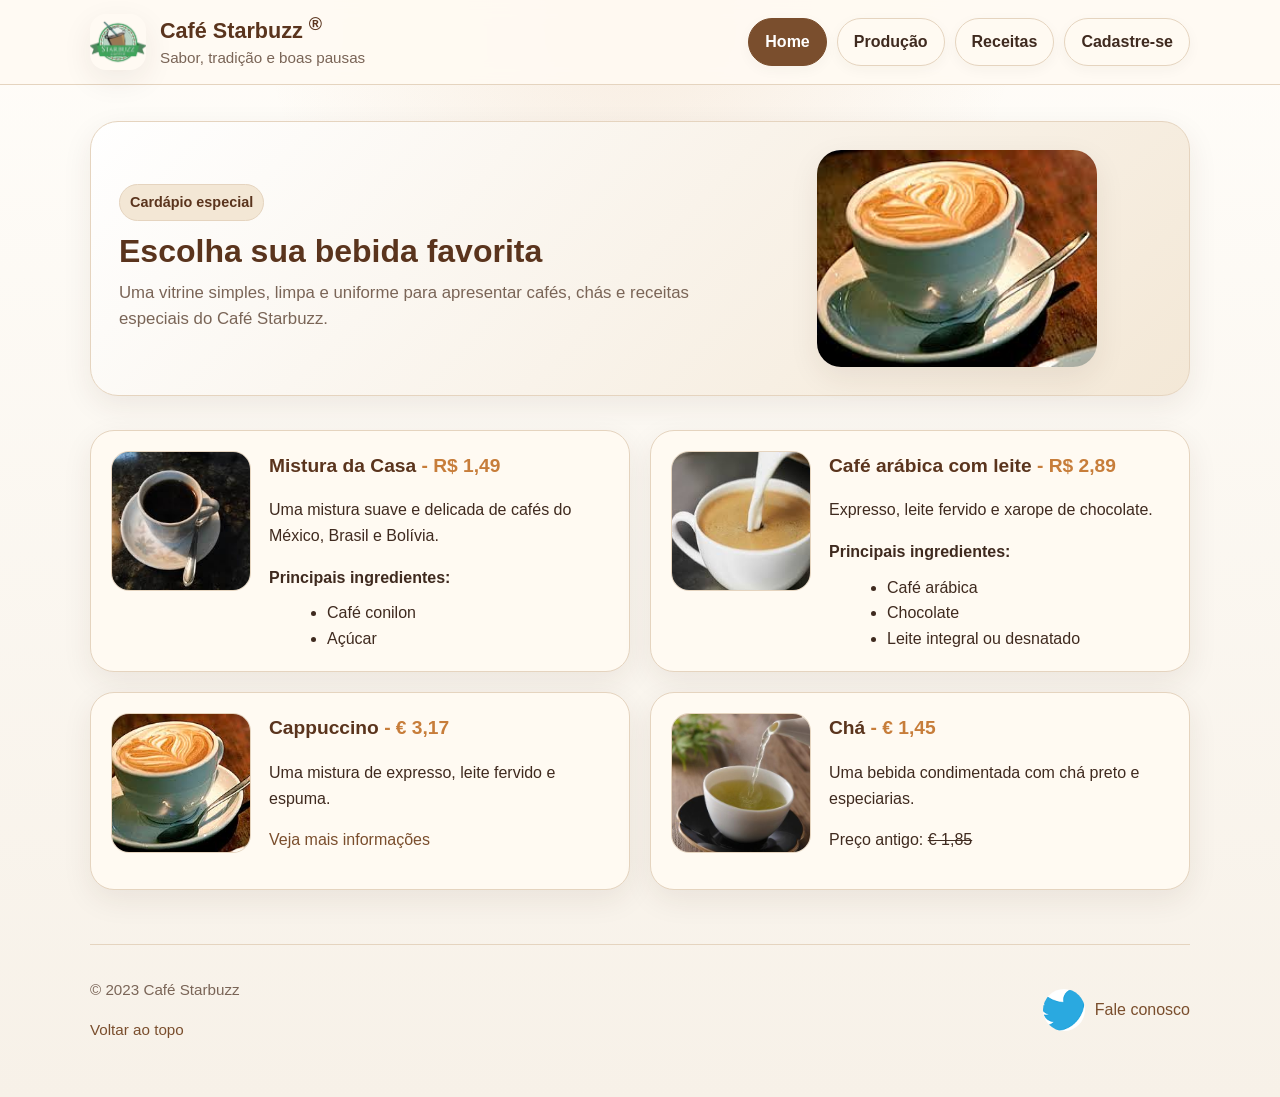
<file: index.html>
<!DOCTYPE html>
<html lang="pt-br">
<head>
  <meta charset="UTF-8">
  <meta name="viewport" content="width=device-width, initial-scale=1.0">
  <title>Café Starbuzz</title>
  <link rel="stylesheet" href="css/style.css">
</head>
<body id="topo">
  <header class="site-header">
    <div class="container nav">
      <div class="brand">
        <img class="brand__logo" src="imagens/logo.png" alt="Logo Café Starbuzz">
        <div>
          <h1 class="brand__title">Café Starbuzz <sup>&reg;</sup></h1>
          <p class="brand__subtitle">Sabor, tradição e boas pausas</p>
        </div>
      </div>
      <nav aria-label="Principal">
        <ul class="menu">
          <li><a class="active" href="index.html">Home</a></li>
          <li><a href="producao.html">Produção</a></li>
          <li><a href="capuccino.html">Receitas</a></li>
          <li><a href="cadastreSe.html">Cadastre-se</a></li>
        </ul>
      </nav>
    </div>
  </header>

  <main>
    <section class="hero">
      <div class="container hero__panel">
        <div>
          <span class="badge">Cardápio especial</span>
          <h2 class="section-title" style="margin-top:12px;">Escolha sua bebida favorita</h2>
          <p>Uma vitrine simples, limpa e uniforme para apresentar cafés, chás e receitas especiais do Café Starbuzz.</p>
        </div>
        <img class="hero__image" src="imagens/cappuccino.jpg" alt="Cappuccino servido em xícara">
      </div>
    </section>

    <section class="section">
      <div class="container cards">
        <article class="card product">
          <img class="product__image" src="imagens/cafe.jpg" alt="Mistura da casa">
          <div>
            <h3 class="product__title">Mistura da Casa <span class="product__price">- R$ 1,49</span></h3>
            <p>Uma mistura suave e delicada de cafés do México, Brasil e Bolívia.</p>
            <strong>Principais ingredientes:</strong>
            <ul class="product__list">
              <li>Café conilon</li>
              <li>Açúcar</li>
            </ul>
          </div>
        </article>

        <article class="card product">
          <img class="product__image" src="imagens/cafecomleite.jpg" alt="Café arábica com leite">
          <div>
            <h3 class="product__title">Café arábica com leite <span class="product__price">- R$ 2,89</span></h3>
            <p>Expresso, leite fervido e xarope de chocolate.</p>
            <strong>Principais ingredientes:</strong>
            <ul class="product__list">
              <li>Café arábica</li>
              <li>Chocolate</li>
              <li>Leite integral ou desnatado</li>
            </ul>
          </div>
        </article>

        <article class="card product">
          <img class="product__image" src="imagens/cappuccino.jpg" alt="Cappuccino">
          <div>
            <h3 class="product__title">Cappuccino <span class="product__price">- € 3,17</span></h3>
            <p>Uma mistura de expresso, leite fervido e espuma.</p>
            <p><a href="capuccino.html">Veja mais informações</a></p>
          </div>
        </article>

        <article class="card product">
          <img class="product__image" src="imagens/cha.jpg" alt="Chá">
          <div>
            <h3 class="product__title">Chá <span class="product__price">- € 1,45</span></h3>
            <p>Uma bebida condimentada com chá preto e especiarias.</p>
            <p>Preço antigo: <s>€ 1,85</s></p>
          </div>
        </article>
      </div>
    </section>
  </main>

  <footer class="site-footer">
    <div class="container footer-card">
      <div>
        <p class="note">© 2023 Café Starbuzz</p>
        <p class="note"><a href="#topo">Voltar ao topo</a></p>
      </div>
      <a class="footer-social" target="_blank" rel="noopener" href="https://twitter.com/IFRSOficial">
        <img src="imagens/Twitter_logo_2012.png" alt="Twitter">
        <span>Fale conosco</span>
      </a>
    </div>
  </footer>
</body>
</html>
</file>
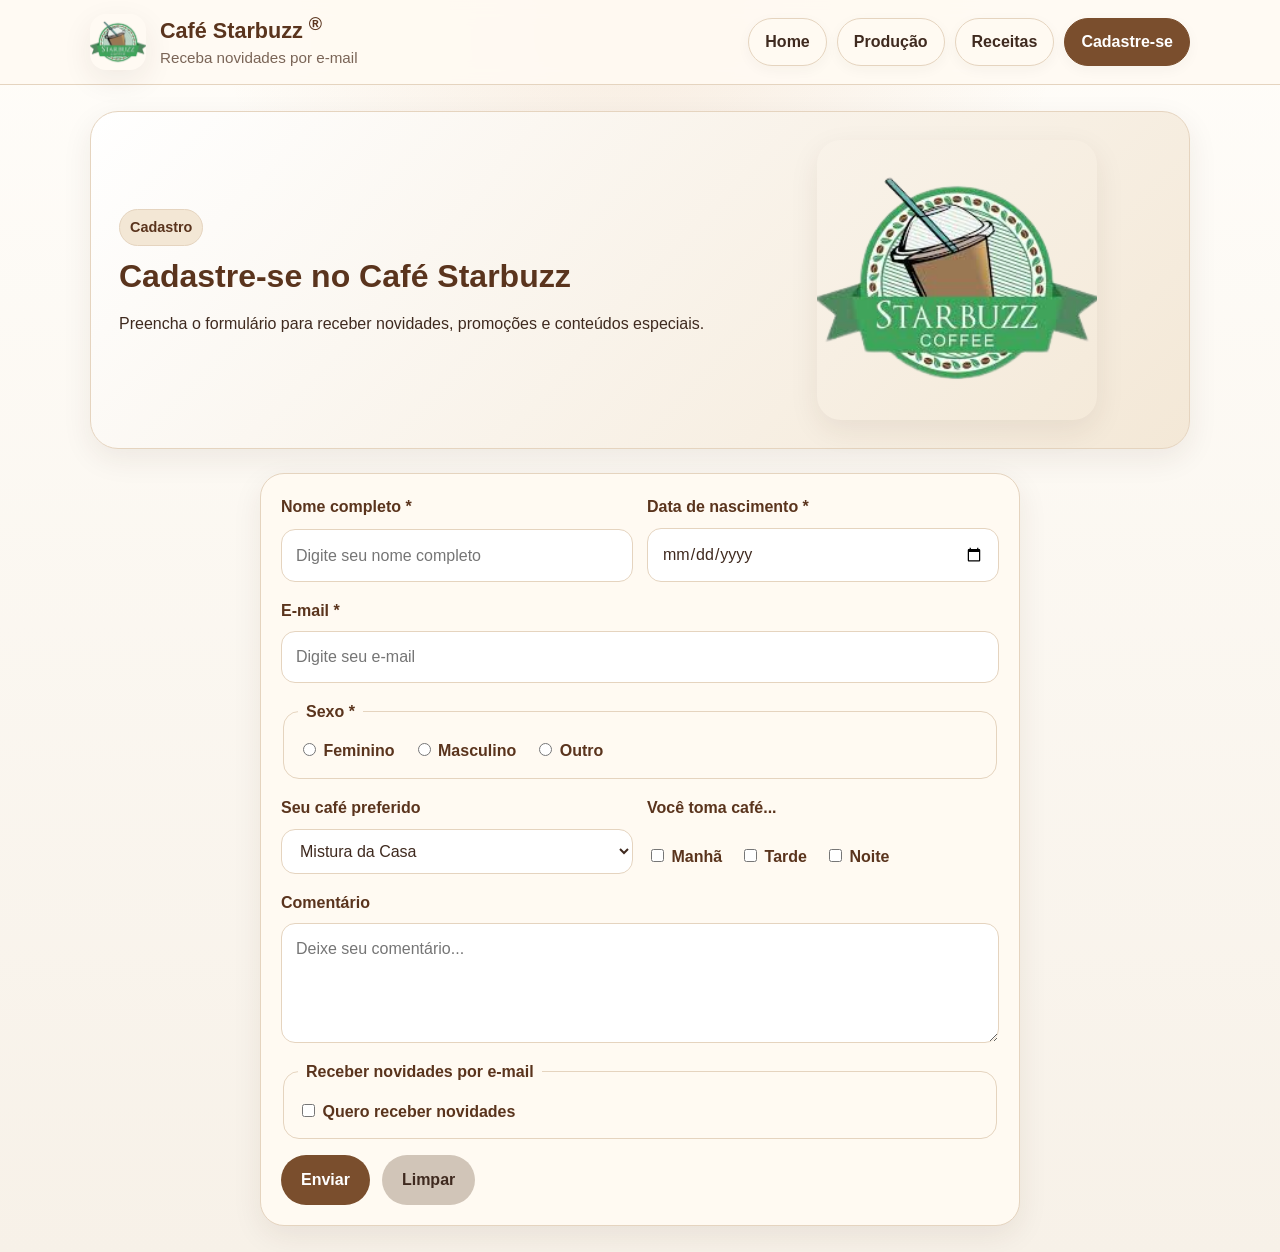
<file: cadastreSe.html>
<!DOCTYPE html>
<html lang="pt-br">
<head>
  <meta charset="UTF-8">
  <meta name="viewport" content="width=device-width, initial-scale=1.0">
  <title>Cadastre-se</title>
  <link rel="stylesheet" href="css/style.css">
</head>
<body>
  <header class="site-header">
    <div class="container nav">
      <div class="brand">
        <img class="brand__logo" src="imagens/logo.png" alt="Logo Café Starbuzz">
        <div>
          <h1 class="brand__title">Café Starbuzz <sup>&reg;</sup></h1>
          <p class="brand__subtitle">Receba novidades por e-mail</p>
        </div>
      </div>
      <nav aria-label="Principal">
        <ul class="menu">
          <li><a href="index.html">Home</a></li>
          <li><a href="producao.html">Produção</a></li>
          <li><a href="capuccino.html">Receitas</a></li>
          <li><a class="active" href="cadastreSe.html">Cadastre-se</a></li>
        </ul>
      </nav>
    </div>
  </header>

  <main class="section">
    <div class="container">
      <div class="hero__panel" style="margin-bottom:24px;">
        <div>
          <span class="badge">Cadastro</span>
          <h2 class="section-title" style="margin-top:12px;">Cadastre-se no Café Starbuzz</h2>
          <p>Preencha o formulário para receber novidades, promoções e conteúdos especiais.</p>
        </div>
        <img class="hero__image" src="imagens/logo.png" alt="Logo Café Starbuzz">
      </div>

      <div class="card form-card">
        <form action="#" method="get">
          <div class="field-grid">
            <div class="field">
              <label for="nomecompleto">Nome completo *</label>
              <input type="text" id="nomecompleto" name="nomecompleto" minlength="3" maxlength="150" placeholder="Digite seu nome completo" required>
            </div>
            <div class="field">
              <label for="datanascimento">Data de nascimento *</label>
              <input type="date" id="datanascimento" name="datanascimento" required>
            </div>
          </div>

          <div class="field">
            <label for="email">E-mail *</label>
            <input type="email" id="email" name="email" placeholder="Digite seu e-mail" required>
          </div>

          <fieldset>
            <legend>Sexo *</legend>
            <div class="inline-options">
              <label><input type="radio" name="sexo" value="Feminino" required> Feminino</label>
              <label><input type="radio" name="sexo" value="Masculino"> Masculino</label>
              <label><input type="radio" name="sexo" value="Outro"> Outro</label>
            </div>
          </fieldset>

          <div class="field-grid">
            <div class="field">
              <label for="cafePreferido">Seu café preferido</label>
              <select id="cafePreferido" name="cafePreferido">
                <option value="misturaDaCasa">Mistura da Casa</option>
                <option value="cafeArabico">Café Arábica</option>
                <option value="capuccino">Cappuccino</option>
                <option value="cha">Chá</option>
              </select>
            </div>
            <div class="field">
              <label>Você toma café...</label>
              <div class="inline-options" style="padding-top:4px;">
                <label><input type="checkbox" name="voceTomaCafe[]" value="manha"> Manhã</label>
                <label><input type="checkbox" name="voceTomaCafe[]" value="tarde"> Tarde</label>
                <label><input type="checkbox" name="voceTomaCafe[]" value="noite"> Noite</label>
              </div>
            </div>
          </div>

          <div class="field">
            <label for="comentario">Comentário</label>
            <textarea id="comentario" name="comentario" placeholder="Deixe seu comentário..."></textarea>
          </div>

          <fieldset>
            <legend>Receber novidades por e-mail</legend>
            <label><input type="checkbox" name="novidades" value="receberNovidades"> Quero receber novidades</label>
          </fieldset>

          <div class="actions">
            <input class="btn-primary" type="submit" name="enviar" value="Enviar">
            <input class="btn-secondary" type="reset" name="limpar" value="Limpar">
          </div>
        </form>
      </div>
    </div>
  </main>
</body>
</html>
</file>
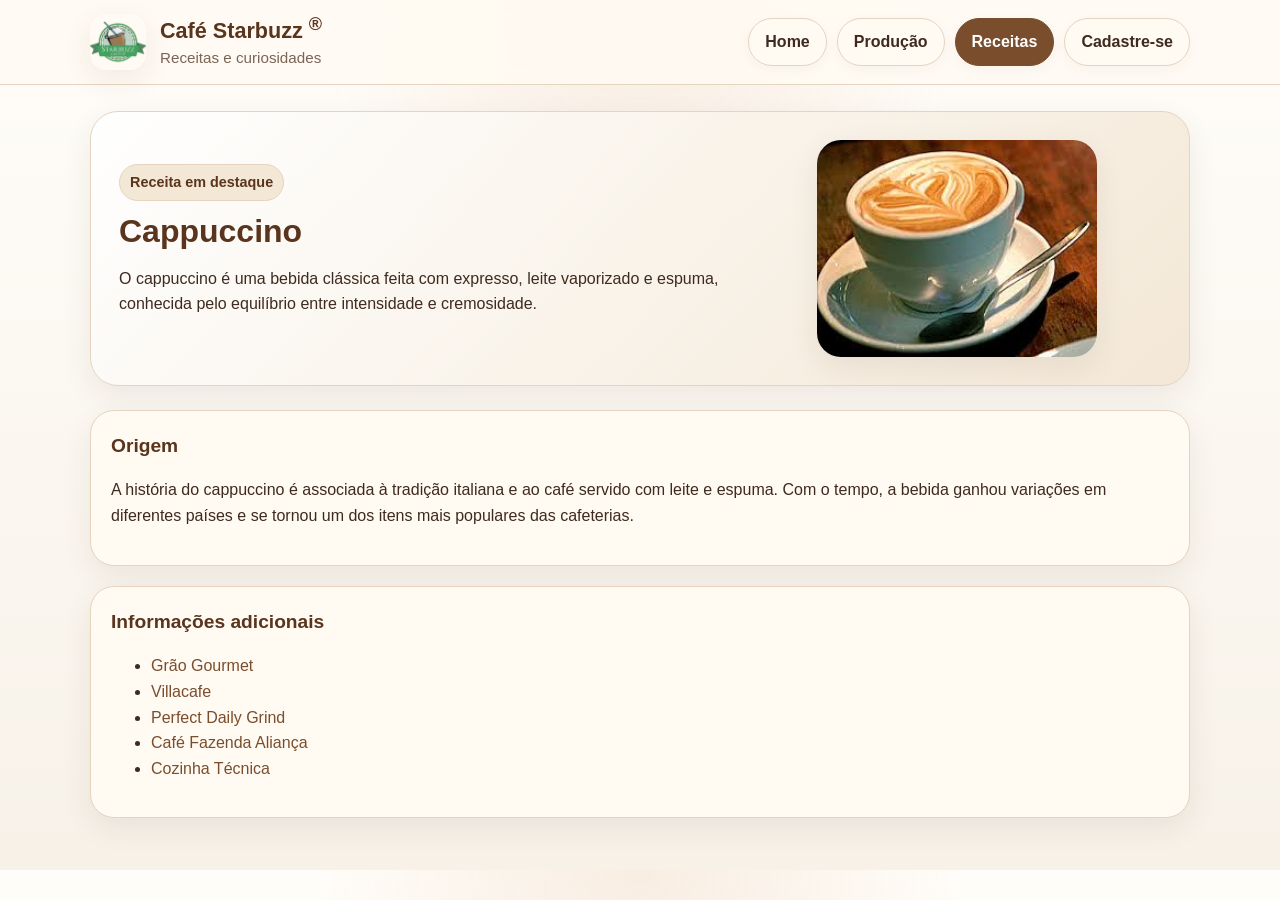
<file: capuccino.html>
<!DOCTYPE html>
<html lang="pt-br">
<head>
  <meta charset="UTF-8">
  <meta name="viewport" content="width=device-width, initial-scale=1.0">
  <title>Cappuccino</title>
  <link rel="stylesheet" href="css/style.css">
</head>
<body>
  <header class="site-header">
    <div class="container nav">
      <div class="brand">
        <img class="brand__logo" src="imagens/logo.png" alt="Logo Café Starbuzz">
        <div>
          <h1 class="brand__title">Café Starbuzz <sup>&reg;</sup></h1>
          <p class="brand__subtitle">Receitas e curiosidades</p>
        </div>
      </div>
      <nav aria-label="Principal">
        <ul class="menu">
          <li><a href="index.html">Home</a></li>
          <li><a href="producao.html">Produção</a></li>
          <li><a class="active" href="capuccino.html">Receitas</a></li>
          <li><a href="cadastreSe.html">Cadastre-se</a></li>
        </ul>
      </nav>
    </div>
  </header>

  <main class="section">
    <div class="container hero__panel">
      <div>
        <span class="badge">Receita em destaque</span>
        <h2 class="section-title" style="margin-top:12px;">Cappuccino</h2>
        <p>O cappuccino é uma bebida clássica feita com expresso, leite vaporizado e espuma, conhecida pelo equilíbrio entre intensidade e cremosidade.</p>
      </div>
      <img class="hero__image" src="imagens/cappuccino.jpg" alt="Xícara de cappuccino">
    </div>

    <div class="container section" style="padding-top:24px;">
      <div class="card">
        <h3 class="product__title">Origem</h3>
        <p>A história do cappuccino é associada à tradição italiana e ao café servido com leite e espuma. Com o tempo, a bebida ganhou variações em diferentes países e se tornou um dos itens mais populares das cafeterias.</p>
      </div>

      <div class="card" style="margin-top:20px;">
        <h3 class="product__title">Informações adicionais</h3>
        <ul>
          <li><a target="_blank" rel="noopener" href="https://www.graogourmet.com/blog/voce-conhece-a-historia-do-cappuccino/">Grão Gourmet</a></li>
          <li><a target="_blank" rel="noopener" href="https://villacafe.com.br/blog/09-fatos-sobre-cappuccino-que-voce-nao-tinha-a-menor-ideia/">Villacafe</a></li>
          <li><a target="_blank" rel="noopener" href="https://perfectdailygrind.com/pt/2021/02/26/o-que-e-um-cappuccino-e-como-ele-evoluiu-ao-longo-do-tempo/">Perfect Daily Grind</a></li>
          <li><a target="_blank" rel="noopener" href="https://cafefazendaalianca.com.br/2021/10/21/qual-a-diferenca-entre-cafe-e-capuccino/">Café Fazenda Aliança</a></li>
          <li><a target="_blank" rel="noopener" href="https://www.cozinhatecnica.com/2014/11/cappuccino-qual-e-o-verdadeiro/">Cozinha Técnica</a></li>
        </ul>
      </div>
    </div>
  </main>
</body>
</html>
</file>
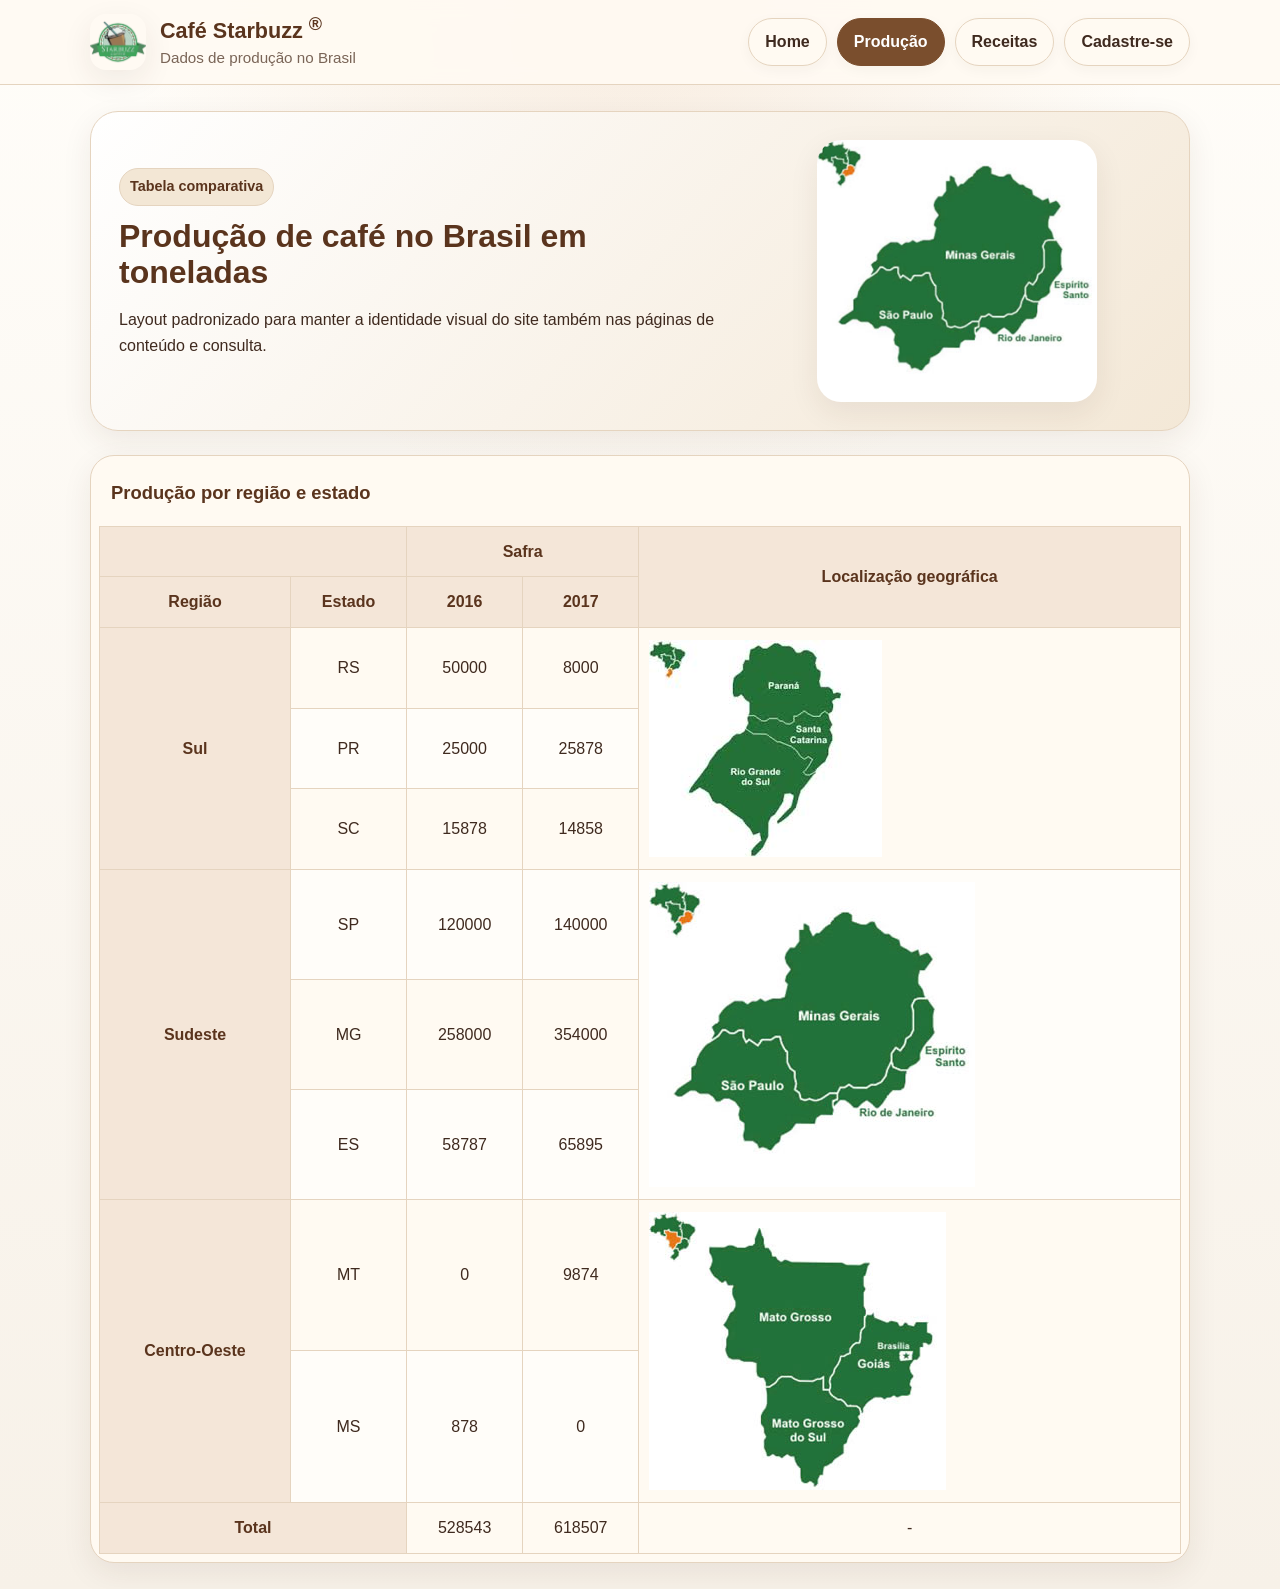
<file: producao.html>
<!DOCTYPE html>
<html lang="pt-br">
<head>
  <meta charset="UTF-8">
  <meta name="viewport" content="width=device-width, initial-scale=1.0">
  <title>Produção</title>
  <link rel="stylesheet" href="css/style.css">
</head>
<body>
  <header class="site-header">
    <div class="container nav">
      <div class="brand">
        <img class="brand__logo" src="imagens/logo.png" alt="Logo Café Starbuzz">
        <div>
          <h1 class="brand__title">Café Starbuzz <sup>&reg;</sup></h1>
          <p class="brand__subtitle">Dados de produção no Brasil</p>
        </div>
      </div>
      <nav aria-label="Principal">
        <ul class="menu">
          <li><a href="index.html">Home</a></li>
          <li><a class="active" href="producao.html">Produção</a></li>
          <li><a href="capuccino.html">Receitas</a></li>
          <li><a href="cadastreSe.html">Cadastre-se</a></li>
        </ul>
      </nav>
    </div>
  </header>

  <main class="section">
    <div class="container">
      <div class="hero__panel" style="margin-bottom:24px;">
        <div>
          <span class="badge">Tabela comparativa</span>
          <h2 class="section-title" style="margin-top:12px;">Produção de café no Brasil em toneladas</h2>
          <p>Layout padronizado para manter a identidade visual do site também nas páginas de conteúdo e consulta.</p>
        </div>
        <img class="hero__image" src="imagens/regiaosudeste.jpg" alt="Região Sudeste">
      </div>

      <div class="table-wrap">
        <table>
          <caption>Produção por região e estado</caption>
          <thead>
            <tr>
              <th colspan="2"></th>
              <th colspan="2">Safra</th>
              <th rowspan="2">Localização geográfica</th>
            </tr>
            <tr>
              <th>Região</th>
              <th>Estado</th>
              <th>2016</th>
              <th>2017</th>
            </tr>
          </thead>
          <tbody>
            <tr>
              <th rowspan="3">Sul</th>
              <td>RS</td>
              <td>50000</td>
              <td>8000</td>
              <td rowspan="3"><img src="imagens/regiaosul.jpg" alt="Mapa da região Sul"></td>
            </tr>
            <tr>
              <td>PR</td>
              <td>25000</td>
              <td>25878</td>
            </tr>
            <tr>
              <td>SC</td>
              <td>15878</td>
              <td>14858</td>
            </tr>
            <tr>
              <th rowspan="3">Sudeste</th>
              <td>SP</td>
              <td>120000</td>
              <td>140000</td>
              <td rowspan="3"><img src="imagens/regiaosudeste.jpg" alt="Mapa da região Sudeste"></td>
            </tr>
            <tr>
              <td>MG</td>
              <td>258000</td>
              <td>354000</td>
            </tr>
            <tr>
              <td>ES</td>
              <td>58787</td>
              <td>65895</td>
            </tr>
            <tr>
              <th rowspan="2">Centro-Oeste</th>
              <td>MT</td>
              <td>0</td>
              <td>9874</td>
              <td rowspan="2"><img src="imagens/regiaocentrooeste.jpg" alt="Mapa da região Centro-Oeste"></td>
            </tr>
            <tr>
              <td>MS</td>
              <td>878</td>
              <td>0</td>
            </tr>
            <tr>
              <th colspan="2">Total</th>
              <td>528543</td>
              <td>618507</td>
              <td>-</td>
            </tr>
          </tbody>
        </table>
      </div>
    </div>
  </main>
</body>
</html>
</file>
<file: css/style.css>
:root{
    --bg: #f7f1e8;
    --surface: #fffaf2;
    --surface-2: #f3e7d5;
    --text: #3f2a1f;
    --muted: #7a6557;
    --primary: #7a4e2d;
    --primary-dark: #5a341d;
    --accent: #c77d3a;
    --border: #e5d4bf;
    --shadow: 0 10px 30px rgba(63, 42, 31, 0.08);
}
*{box-sizing:border-box}
html{scroll-behavior:smooth}
body{
    margin:0;
    font-family:Arial,Helvetica,sans-serif;
    color:var(--text);
    background:radial-gradient(circle at top, rgba(199,125,58,0.12), transparent 30%), linear-gradient(180deg,#fffdf9 0%,var(--bg) 100%);
    line-height:1.6;
}
img{max-width:100%;display:block}
a{color:var(--primary);text-decoration:none}
a:hover{text-decoration:underline}
.container{width:min(1100px, calc(100% - 32px));margin:0 auto}
.site-header{position:sticky;top:0;z-index:10;background:rgba(255,250,242,.92);backdrop-filter:blur(10px);border-bottom:1px solid var(--border)}
.nav{display:flex;align-items:center;justify-content:space-between;gap:24px;padding:14px 0}
.brand{display:flex;align-items:center;gap:14px;min-width:0}
.brand__logo{width:56px;height:56px;border-radius:16px;object-fit:cover;box-shadow:var(--shadow);flex:0 0 auto}
.brand__title{margin:0;font-size:1.35rem;color:var(--primary-dark);line-height:1.2}
.brand__subtitle{margin:2px 0 0;color:var(--muted);font-size:.95rem}
.menu{display:flex;flex-wrap:wrap;gap:10px;list-style:none;padding:0;margin:0}
.menu a{display:inline-block;padding:10px 16px;border-radius:999px;background:var(--surface);border:1px solid var(--border);color:var(--text);font-weight:700;box-shadow:0 4px 14px rgba(63,42,31,.04)}
.menu a:hover,.menu a.active{background:var(--primary);border-color:var(--primary);color:#fff;text-decoration:none}
.hero{padding:36px 0 8px}
.hero__panel{display:grid;grid-template-columns:1.2fr .8fr;gap:24px;align-items:center;background:linear-gradient(135deg, rgba(255,255,255,.94), rgba(243,231,213,.95));border:1px solid var(--border);border-radius:28px;box-shadow:var(--shadow);padding:28px}
.hero h1,.hero h2,.section-title{margin:0 0 10px;line-height:1.15;color:var(--primary-dark)}
.hero p{margin:0;color:var(--muted);font-size:1.05rem}
.hero__image{justify-self:center;width:min(280px,100%);border-radius:24px;box-shadow:var(--shadow)}
.section{padding:26px 0}
.section-title{font-size:2rem}
.section-subtitle{margin:0 0 18px;color:var(--muted)}
.cards{display:grid;grid-template-columns:repeat(2,minmax(0,1fr));gap:20px}
.card{background:var(--surface);border:1px solid var(--border);border-radius:24px;box-shadow:var(--shadow);padding:20px}
.product{display:grid;grid-template-columns:140px 1fr;gap:18px;align-items:start}
.product__image{width:140px;height:140px;object-fit:cover;border-radius:18px;border:1px solid var(--border)}
.product__title{margin:0 0 8px;font-size:1.2rem;color:var(--primary-dark)}
.product__price{color:var(--accent);font-weight:700}
.product__list{margin:10px 0 0 18px}
.badge{display:inline-block;padding:6px 10px;border-radius:999px;background:var(--surface-2);border:1px solid var(--border);color:var(--primary-dark);font-size:.9rem;font-weight:700}
.table-wrap{overflow-x:auto;background:var(--surface);border:1px solid var(--border);border-radius:24px;box-shadow:var(--shadow);padding:8px}
table{width:100%;border-collapse:collapse;min-width:760px}
caption{caption-side:top;text-align:left;padding:14px 12px 18px;font-size:1.15rem;font-weight:700;color:var(--primary-dark)}
th,td{border:1px solid var(--border);padding:12px 10px;text-align:center}
th{background:#f4e6d8;color:var(--primary-dark)}
tbody tr:nth-child(even) td{background:#fffdf9}
.form-card{max-width:760px;margin:0 auto}
form{display:grid;gap:16px}
.field-grid{display:grid;gap:14px;grid-template-columns:repeat(2,minmax(0,1fr))}
.field{display:grid;gap:8px}
label{font-weight:700;color:var(--primary-dark)}
input[type="text"],input[type="email"],input[type="date"],select,textarea{width:100%;padding:12px 14px;border:1px solid var(--border);border-radius:14px;background:#fff;color:var(--text);font:inherit}
textarea{resize:vertical;min-height:120px}
fieldset{border:1px solid var(--border);border-radius:16px;padding:14px}
legend{padding:0 8px;font-weight:700;color:var(--primary-dark)}
.inline-options{display:flex;flex-wrap:wrap;gap:12px 18px;align-items:center}
.actions{display:flex;gap:12px;flex-wrap:wrap}
button,input[type="submit"],input[type="reset"]{border:none;border-radius:999px;padding:12px 20px;font:inherit;font-weight:700;cursor:pointer}
.btn-primary{background:var(--primary);color:#fff}
.btn-secondary{background:#d1c5b8;color:var(--text)}
.site-footer{padding:28px 0 40px;color:var(--muted)}
.footer-card{display:flex;justify-content:space-between;align-items:center;gap:16px;border-top:1px solid var(--border);padding-top:18px}
.footer-social{display:inline-flex;align-items:center;gap:10px}
.footer-social img{width:42px;height:42px;border-radius:50%;object-fit:cover}
.note{color:var(--muted);font-size:.95rem}
@media (max-width:820px){
  .hero__panel,.cards,.field-grid,.product{grid-template-columns:1fr}
  .nav,.footer-card{flex-direction:column;align-items:flex-start}
  .menu{width:100%}
}
@media (max-width:520px){
  .container{width:min(100% - 20px, 1100px)}
  .hero{padding-top:18px}
  .hero__panel,.card{border-radius:20px}
}
</file>
